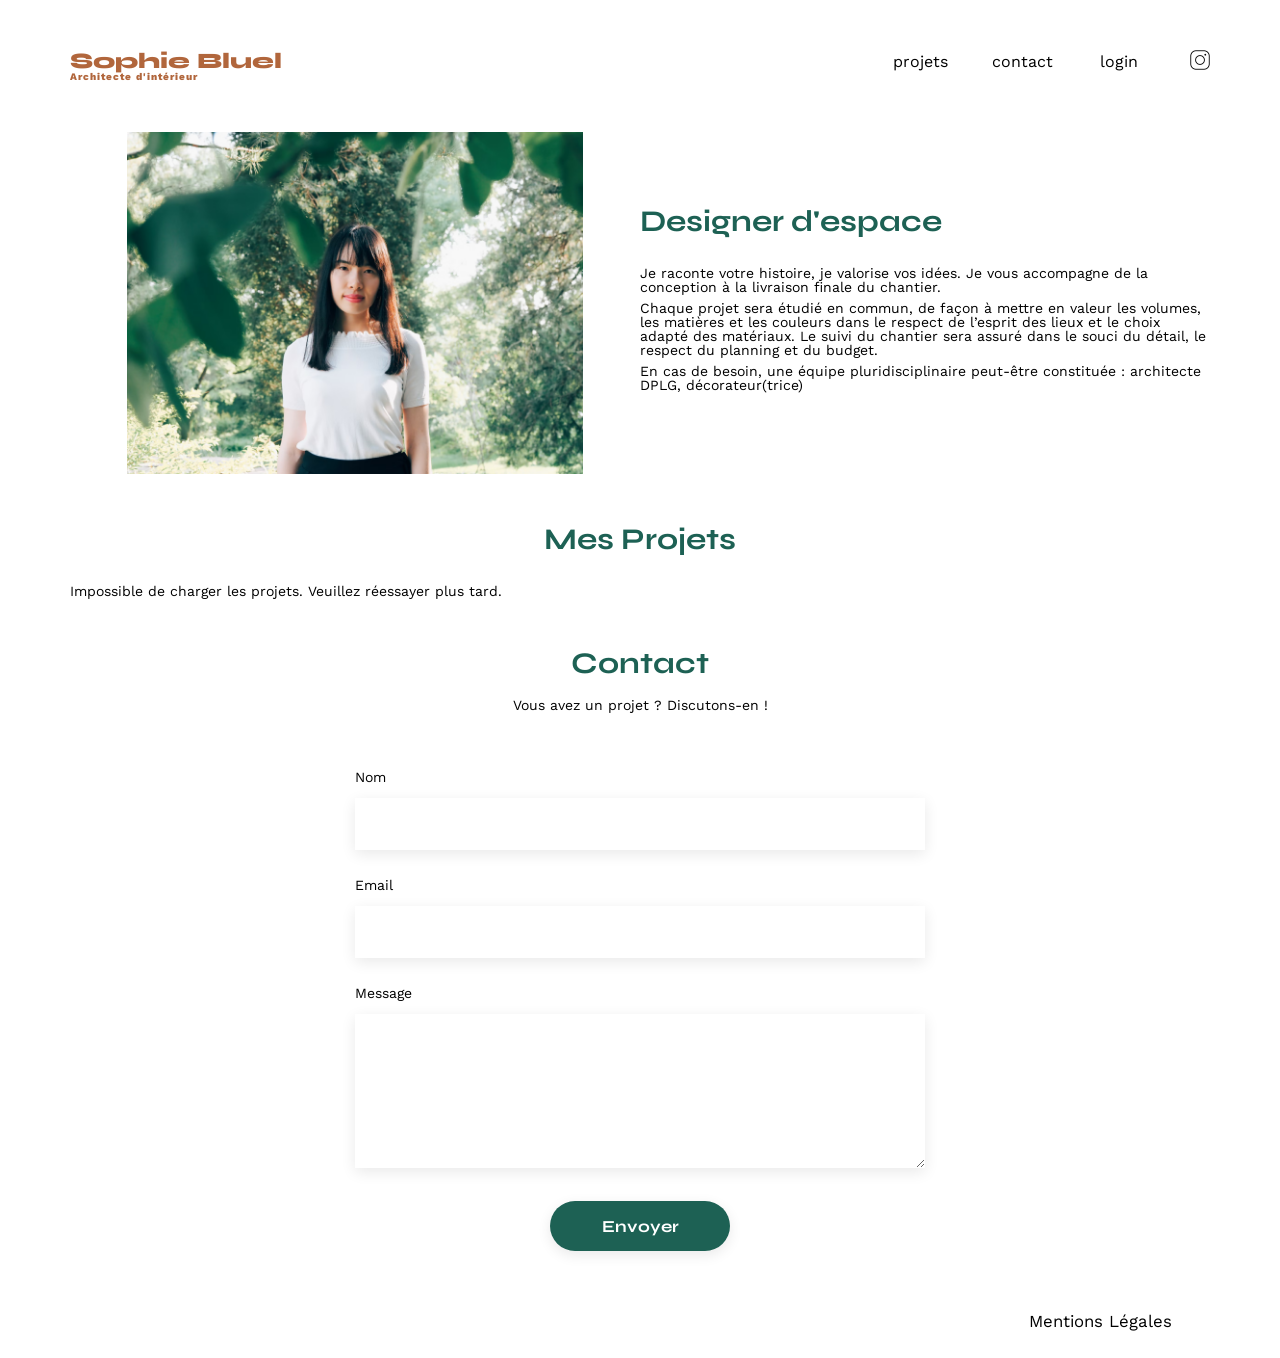
<file: FrontEnd/index.html>
<!DOCTYPE html>
<html lang="fr">
<head>
	<meta charset="UTF-8">
	<title>Sophie Bluel - Architecte d'intérieur</title>
	<meta name="viewport" content="width=device-width, initial-scale=1.0">
	<link rel="preconnect" href="https://fonts.googleapis.com">
	<link rel="preconnect" href="https://fonts.gstatic.com" crossorigin>
	<link href="https://fonts.googleapis.com/css2?family=Syne:wght@700;800&family=Work+Sans&display=swap" rel="stylesheet">
	<meta name="description" content="">
	<link rel="stylesheet" href="./assets/style.css">
	<script src="./assets/modal.js" defer></script>
	<script src="./assets/upload.js" defer></script>
	<script src="./assets/script.js" defer></script>
</head>
<body>
<div class="edit-banner" id="edit-banner" hidden>
	<img src="./assets/icons/edit.svg" alt="">
	<span>Mode édition</span>
</div>
<header>
	<h1>Sophie Bluel <span>Architecte d'intérieur</span></h1>
	<nav>
		<ul>
			<li><a href="#portfolio">projets</a></li>
			<li><a href="#contact">contact</a></li>
			<li><a href="./login.html" id="login-link">login</a></li>
			<li><img src="./assets/icons/instagram.png" alt="Instagram"></li>
		</ul>
	</nav>
</header>
<main>
	<section id="introduction">
		<figure>
			<img src="./assets/images/sophie-bluel.png" alt="">
		</figure>
		<article>
			<h2>Designer d'espace</h2>
			<p>Je raconte votre histoire, je valorise vos idées. Je vous accompagne de la conception à la livraison finale du chantier.</p>
			<p>Chaque projet sera étudié en commun, de façon à mettre en valeur les volumes, les matières et les couleurs dans le respect de l’esprit des lieux et le choix adapté des matériaux. Le suivi du chantier sera assuré dans le souci du détail, le respect du planning et du budget.</p>
			<p>En cas de besoin, une équipe pluridisciplinaire peut-être constituée : architecte DPLG, décorateur(trice)</p>
		</article>
	</section>
	<section id="portfolio">
		<div class="portfolio-heading">
			<h2>Mes Projets</h2>
			<button type="button" id="edit-gallery" class="edit-gallery" aria-haspopup="dialog" aria-controls="photo-modal" hidden>
				<img src="./assets/icons/edit.svg" alt=""> modifier
			</button>
		</div>
		<div class="filters" role="group" aria-label="Filtrer les projets par catégorie"></div>
		<p id="gallery-message" role="status"></p>
		<div class="gallery" id="gallery"></div>
	</section>
	<section id="contact">
		<h2>Contact</h2>
		<p>Vous avez un projet ? Discutons-en !</p>
		<form action="#" method="post">
			<label for="name">Nom</label>
			<input type="text" name="name" id="name">
			<label for="email">Email</label>
			<input type="email" name="email" id="email">
			<label for="message">Message</label>
			<textarea name="message" id="message" cols="30" rows="10"></textarea>
			<input type="submit" value="Envoyer">
		</form>
	</section>
</main>

<dialog id="photo-modal" class="photo-modal" aria-labelledby="modal-title">
	<div class="modal-toolbar">
		<button type="button" id="modal-back" class="modal-icon-button" aria-label="Retour à la galerie photo" hidden>←</button>
		<button type="button" id="modal-close" class="modal-icon-button" aria-label="Fermer la modale" autofocus>×</button>
	</div>
	<h2 id="modal-title" tabindex="-1">Galerie photo</h2>
	<div id="modal-gallery-view" class="modal-content">
		<p id="modal-delete-error" role="alert"></p>
		<a id="modal-login-link" href="./login.html" hidden>Se reconnecter</a>
		<p id="modal-gallery-message" role="status">Chargement des projets…</p>
		<div id="modal-gallery" class="modal-gallery"></div>
		<div class="modal-actions">
			<button type="button" id="show-add-photo" class="modal-primary-button">Ajouter une photo</button>
		</div>
	</div>
	<div id="modal-add-view" class="modal-content" hidden>
		<form id="add-photo-form" novalidate>
			<fieldset id="photo-fields">
				<div class="photo-upload">
					<img src="./assets/icons/photo.svg" alt="" class="photo-placeholder">
					<img id="photo-preview" alt="Aperçu de la photo sélectionnée" hidden>
					<label class="photo-upload-label" for="photo-file">+ Ajouter photo</label>
					<input type="file" id="photo-file" name="image" accept="image/jpeg,image/png" aria-describedby="photo-help" required>
					<p id="photo-help">jpg, png : 4mo max</p>
				</div>
				<label for="photo-title">Titre</label>
				<input type="text" id="photo-title" name="title" required>
				<label for="photo-category">Catégorie</label>
				<select id="photo-category" name="category" required>
					<option value=""></option>
				</select>
			</fieldset>
			<p id="modal-form-message" role="status"></p>
			<p id="photo-upload-error" role="alert"></p>
			<a id="photo-upload-login" href="./login.html" hidden>Se reconnecter</a>
			<div class="modal-actions">
				<button type="submit" id="upload-photo" class="modal-primary-button" disabled>Valider</button>
			</div>
		</form>
	</div>
</dialog>

<footer>
	<nav>
		<ul>
			<li>Mentions Légales</li>
		</ul>
	</nav>
</footer>
</body>
</html>
</file>
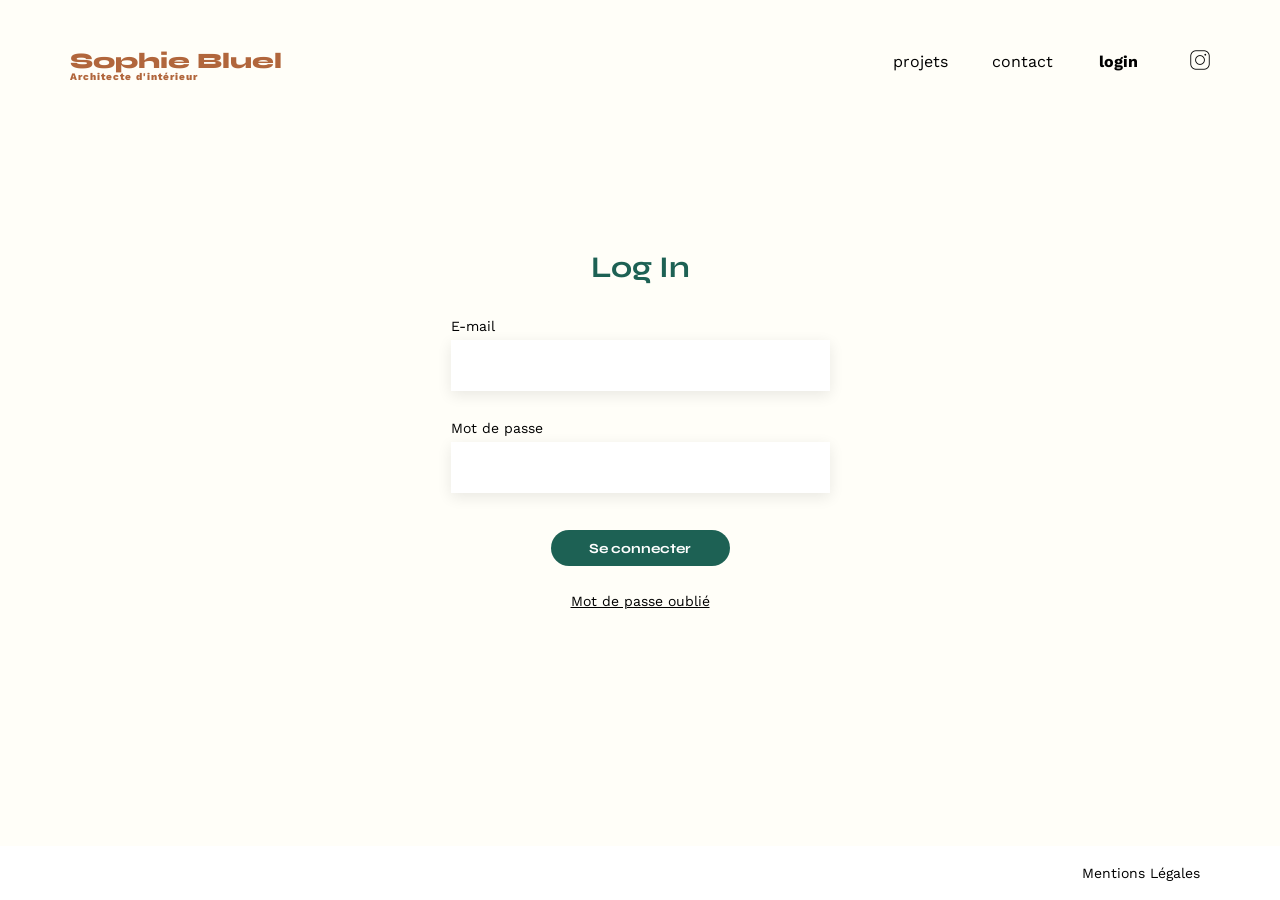
<file: FrontEnd/login.html>
<!DOCTYPE html>
<html lang="fr">
<head>
	<meta charset="UTF-8">
	<meta name="viewport" content="width=device-width, initial-scale=1.0">
	<title>Connexion - Sophie Bluel</title>
	<meta name="description" content="Connexion à l'espace d'administration du portfolio de Sophie Bluel.">
	<link rel="preconnect" href="https://fonts.googleapis.com">
	<link rel="preconnect" href="https://fonts.gstatic.com" crossorigin>
	<link href="https://fonts.googleapis.com/css2?family=Syne:wght@700;800&family=Work+Sans&display=swap" rel="stylesheet">
	<link rel="stylesheet" href="./assets/style.css">
	<script src="./assets/login.js" defer></script>
</head>
<body class="login-page">
	<header>
		<h1>Sophie Bluel <span>Architecte d'intérieur</span></h1>
		<nav aria-label="Navigation principale">
			<ul>
				<li><a href="./index.html#portfolio">projets</a></li>
				<li><a href="./index.html#contact">contact</a></li>
				<li><a href="./login.html" aria-current="page">login</a></li>
				<li><img src="./assets/icons/instagram.png" alt="Instagram"></li>
			</ul>
		</nav>
	</header>
	<main>
		<section id="login" aria-labelledby="login-title">
			<h2 id="login-title">Log In</h2>
			<form id="login-form" method="post">
				<label for="email">E-mail</label>
				<input type="email" id="email" name="email" autocomplete="username" required>
				<label for="password">Mot de passe</label>
				<input type="password" id="password" name="password" autocomplete="current-password" required>
				<p id="login-error" role="alert"></p>
				<button type="submit">Se connecter</button>
			</form>
			<a class="forgot-password" role="link" aria-disabled="true">Mot de passe oublié</a>
		</section>
	</main>
	<footer>
		<nav aria-label="Informations légales">
			<ul>
				<li>Mentions Légales</li>
			</ul>
		</nav>
	</footer>
</body>
</html>
</file>
<file: FrontEnd/assets/style.css>
/* http://meyerweb.com/eric/tools/css/reset/
   v2.0 | 20110126
   License: none (public domain)
*/

html, body, div, span, applet, object, iframe,
h1, h2, h3, h4, h5, h6, p, blockquote, pre,
a, abbr, acronym, address, big, cite, code,
del, dfn, em, img, ins, kbd, q, s, samp,
small, strike, strong, sub, sup, tt, var,
b, u, i, center,
dl, dt, dd, ol, ul, li,
fieldset, form, label, legend,
table, caption, tbody, tfoot, thead, tr, th, td,
article, aside, canvas, details, embed,
figure, figcaption, footer, header, hgroup,
menu, nav, output, ruby, section, summary,
time, mark, audio, video {
	margin: 0;
	padding: 0;
	border: 0;
	font-size: 100%;
	font: inherit;
	vertical-align: baseline;
}
/* HTML5 display-role reset for older browsers */
article, aside, details, figcaption, figure,
footer, header, hgroup, menu, nav, section {
	display: block;
}
body {
	line-height: 1;
}
ol, ul {
	list-style: none;
}
blockquote, q {
	quotes: none;
}
blockquote:before, blockquote:after,
q:before, q:after {
	content: '';
	content: none;
}
table {
	border-collapse: collapse;
	border-spacing: 0;
}
/** end reset css**/
[hidden] {
	display: none !important;
}

body {
	max-width: 1140px;
	margin:auto;
	font-family: 'Work Sans' ;
	font-size: 14px;
}
header {
	display: flex;
	justify-content: space-between;
	margin: 50px 0
}
section {
	margin: 50px 0
}

h1{
	display: flex;
	flex-direction: column;
	font-family: 'Syne';
	font-size: 22px;
	font-weight: 800;
	color: #B1663C
}

h1 > span {
	font-family: 'Work Sans';
	font-size:10px;
	letter-spacing: 0.1em;
;
}

h2{
	font-family: 'Syne';
	font-weight: 700;
	font-size: 30px;
	color: #1D6154
}
nav ul {
	display: flex;
	align-items: center;
	list-style-type: none;

}
nav li {
	padding: 0 10px;
	font-size: 1.2em;
}

nav a {
	color: inherit;
	text-decoration: none;
}

nav a[aria-current="page"] {
	font-weight: 700;
}

/* Espacement des liens repris du menu de la maquette. */
header nav ul {
	gap: 44px;
}

header nav li {
	padding: 0;
	font-size: 16px;
}

header nav a {
	display: block;
	width: 55px;
	text-align: center;
}

header nav img {
	width: 20px;
	height: 20px;
}

li:hover {
	color: #B1663C;
}
#introduction {
	display: flex;
	align-items: center;
}
#introduction figure {
	flex: 1
}
#introduction img {
	display: block;
	margin: auto;
	width: 80%;
}

#introduction article {
	flex: 1
}
#introduction h2 {
	margin-bottom: 1em;
}

#introduction p {
	margin-bottom: 0.5em;
}
#portfolio h2 {
	text-align: center;
	margin-bottom: 1em;
}

.portfolio-heading {
	position: relative;
	margin-bottom: 30px;
}

.edit-gallery {
	position: absolute;
	left: calc(50% + 130px);
	top: 50%;
	transform: translateY(-50%);
	display: flex;
	align-items: center;
	gap: 10px;
	padding: 0;
	border: none;
	background: none;
	font: inherit;
	cursor: pointer;
}

.edit-gallery img,
.edit-banner img {
	width: 20px;
	height: 20px;
}

.editing {
	padding-top: 59px;
}

.edit-banner {
	position: absolute;
	top: 0;
	left: 0;
	width: 100%;
	height: 59px;
	display: flex;
	align-items: center;
	justify-content: center;
	gap: 12px;
	background: black;
	color: white;
	font-size: 16px;
}

.edit-banner img {
	filter: invert(1);
}
.filters {
	display: flex;
	justify-content: center;
	flex-wrap: wrap;
	gap: 10px;
	margin-bottom: 50px;
}

.filters:empty {
	display: none;
}

.filters button {
	min-width: 100px;
	padding: 9px 20px;
	border: 1px solid #1D6154;
	border-radius: 60px;
	background-color: transparent;
	color: #1D6154;
	font-family: 'Syne';
	font-size: 16px;
	font-weight: 700;
	cursor: pointer;
}

.filters button[aria-pressed="true"],
.filters button:hover {
	background-color: #1D6154;
	color: white;
}

.filters button:focus-visible {
	outline: 2px solid #1D6154;
	outline-offset: 3px;
}

.gallery {
	width: 100%;
	display: grid;
	grid-template-columns: 1fr 1fr 1fr;
	grid-column-gap: 20px;
	grid-row-gap: 20px;
}

.gallery img {
	width: 100%;

}
#contact {
	width: 50%;
margin: auto;
}
#contact > * {
	text-align: center;

}
#contact h2{
	margin-bottom: 20px;
}
#contact form {
	text-align: left;
	margin-top:30px;
	display: flex;
	flex-direction: column;
}

#contact input {
	height: 50px;
	font-size: 1.2em;
	border: none;
	box-shadow: 0px 4px 14px rgba(0, 0, 0, 0.09);
}
#contact label {
	margin: 2em 0 1em 0;
}
#contact textarea {
	border: none;
	box-shadow: 0px 4px 14px rgba(0, 0, 0, 0.09);
}

input[type="submit"]{
	font-family: 'Syne';
	font-weight: 700;
	color: white;
	background-color: #1D6154;
	margin : 2em auto ;
	width: 180px;
	text-align: center;
	border-radius: 60px ;
}

footer nav ul {
	display: flex;
	justify-content: flex-end;
	margin: 2em
}

/* Page de connexion */
.login-page {
	max-width: none;
	min-height: 100vh;
	display: flex;
	flex-direction: column;
	background-color: #FFFEF8;
}

.login-page header {
	width: calc(100% - 40px);
	max-width: 1140px;
	margin: 50px auto;
	gap: 24px;
	flex-wrap: wrap;
}

.login-page main {
	flex: 1;
}

#login {
	width: 379px;
	max-width: calc(100% - 40px);
	margin: 120px auto 80px;
}

#login h2 {
	text-align: center;
	margin-bottom: 37px;
}

#login form {
	display: flex;
	flex-direction: column;
}

#login label {
	margin-bottom: 7px;
}

#login input {
	box-sizing: border-box;
	width: 100%;
	height: 51px;
	margin-bottom: 30px;
	padding: 0 12px;
	border: none;
	background-color: white;
	box-shadow: 0 4px 14px rgba(0, 0, 0, 0.09);
	font: inherit;
}

#login button {
	width: 179px;
	min-height: 36px;
	margin: 7px auto 28px;
	border: none;
	border-radius: 60px;
	background-color: #1D6154;
	color: white;
	font-family: 'Syne';
	font-size: 14px;
	font-weight: 700;
	cursor: pointer;
}

#login .forgot-password {
	display: block;
	text-align: center;
	text-decoration: underline;
	color: inherit;
}

#login-error {
	color: #B3261E;
	text-align: center;
	line-height: 1.4;
	margin-bottom: 16px;
}

#login-error:empty {
	display: none;
}

#login button:disabled {
	opacity: 0.65;
	cursor: wait;
}

.login-page a:focus-visible,
#login input:focus-visible,
#login button:focus-visible {
	outline: 2px solid #1D6154;
	outline-offset: 3px;
}

.login-page footer {
	background-color: white;
}

.login-page footer nav {
	max-width: 1140px;
	margin: auto;
}

.login-page footer nav ul {
	margin: 20px 0;
}

.login-page footer nav li {
	font-size: 14px;
}

/* Une seule modale, avec une vue galerie et une vue ajout. */
.modal-open {
	overflow: hidden;
}

.photo-modal {
	box-sizing: border-box;
	width: 630px;
	max-width: calc(100% - 32px);
	max-height: calc(100dvh - 40px);
	margin: auto;
	padding: 26px 30px 45px;
	border: none;
	border-radius: 10px;
	background: white;
	color: black;
	font-family: 'Work Sans';
	font-size: 14px;
	overflow-y: auto;
}

.photo-modal::backdrop {
	background: rgba(0, 0, 0, 0.3);
}

.modal-toolbar {
	display: flex;
	align-items: center;
	justify-content: space-between;
}

.modal-icon-button {
	width: 28px;
	height: 28px;
	padding: 0;
	border: none;
	background: none;
	color: black;
	font-size: 28px;
	line-height: 1;
	cursor: pointer;
}

#modal-close {
	margin-left: auto;
}

.photo-modal h2 {
	margin: 4px 0 46px;
	color: black;
	font-family: 'Work Sans';
	font-size: 26px;
	font-weight: 400;
	text-align: center;
}

.modal-content {
	width: 420px;
	max-width: 100%;
	margin: auto;
}

.modal-gallery {
	display: grid;
	grid-template-columns: repeat(5, minmax(0, 1fr));
	gap: 29px 9px;
	min-height: 365px;
	align-content: start;
}

.modal-gallery figure {
	position: relative;
}

.modal-gallery figure > img {
	display: block;
	width: 100%;
	aspect-ratio: 3 / 4;
	object-fit: cover;
}

.delete-photo {
	position: absolute;
	top: 6px;
	right: 5px;
	width: 17px;
	height: 17px;
	padding: 2px;
	border: none;
	border-radius: 2px;
	background: black;
	cursor: pointer;
}

.delete-photo:disabled {
	opacity: 0.5;
	cursor: wait;
}

#modal-delete-error {
	color: #B3261E;
	line-height: 1.4;
	text-align: center;
	margin-bottom: 12px;
}

#modal-delete-error:empty {
	display: none;
}

#modal-login-link {
	display: block;
	color: #1D6154;
	text-align: center;
	margin-bottom: 16px;
}

.delete-photo img {
	display: block;
	width: 100%;
	height: 100%;
}

.modal-actions {
	margin-top: 38px;
	padding-top: 32px;
	border-top: 1px solid #B3B3B3;
	text-align: center;
}

.modal-primary-button {
	width: 237px;
	max-width: 100%;
	min-height: 36px;
	border: none;
	border-radius: 60px;
	background: #1D6154;
	color: white;
	font-family: 'Syne';
	font-size: 14px;
	font-weight: 700;
	cursor: pointer;
}

.modal-primary-button:disabled {
	background: #A7A7A7;
	cursor: default;
}

.photo-upload {
	position: relative;
	display: flex;
	flex-direction: column;
	align-items: center;
	gap: 7px;
	padding: 13px 0 19px;
	margin-bottom: 30px;
	border-radius: 3px;
	background: #E8F1F6;
}

.photo-placeholder {
	width: 76px;
	height: 76px;
}

.photo-upload-label {
	padding: 11px 33px;
	border-radius: 50px;
	background: #CBD6DC;
	color: #306685;
	font-weight: 500;
	cursor: pointer;
}

#photo-file {
	position: absolute;
	width: 1px;
	height: 1px;
	clip-path: inset(50%);
	overflow: hidden;
}

.photo-upload:focus-within {
	outline: 2px solid #1D6154;
	outline-offset: 3px;
}

#photo-help {
	font-size: 10px;
}

#photo-fields > label {
	display: block;
	margin: 21px 0 10px;
	font-weight: 500;
}

#photo-fields {
	min-width: 0;
}

#photo-preview {
	display: block;
	max-width: 100%;
	height: 169px;
	object-fit: contain;
}

.photo-upload.has-preview {
	padding: 0;
}

.photo-upload.has-preview .photo-upload-label {
	position: absolute;
	bottom: 8px;
	right: 8px;
	padding: 8px 12px;
	font-size: 12px;
}

#photo-upload-error {
	color: #B3261E;
	line-height: 1.4;
	text-align: center;
	margin-top: 16px;
}

#photo-upload-error:empty {
	display: none;
}

#photo-upload-login {
	display: block;
	margin-top: 12px;
	text-align: center;
	color: #1D6154;
}

#photo-title,
#photo-category {
	box-sizing: border-box;
	width: 100%;
	height: 51px;
	padding: 0 16px;
	border: none;
	background: white;
	color: #444;
	font: inherit;
	box-shadow: 0 4px 14px rgba(0, 0, 0, 0.09);
}

#modal-gallery-message,
#modal-form-message {
	line-height: 1.4;
	text-align: center;
	margin-bottom: 16px;
}

#modal-gallery-message:empty,
#modal-form-message:empty {
	display: none;
}

.photo-modal button:focus-visible,
.photo-modal input:focus-visible,
.photo-modal select:focus-visible,
.edit-gallery:focus-visible {
	outline: 2px solid #1D6154;
	outline-offset: 3px;
}

@media (max-width: 600px) {
	.portfolio-heading {
		display: flex;
		flex-direction: column;
		align-items: center;
		gap: 16px;
	}

	#portfolio .portfolio-heading h2 {
		margin-bottom: 0;
	}

	.edit-gallery {
		position: static;
		transform: none;
	}

	.photo-modal {
		padding: 20px 24px 30px;
	}

	.modal-gallery {
		grid-template-columns: repeat(3, minmax(0, 1fr));
		min-height: 0;
	}
}
</file>
